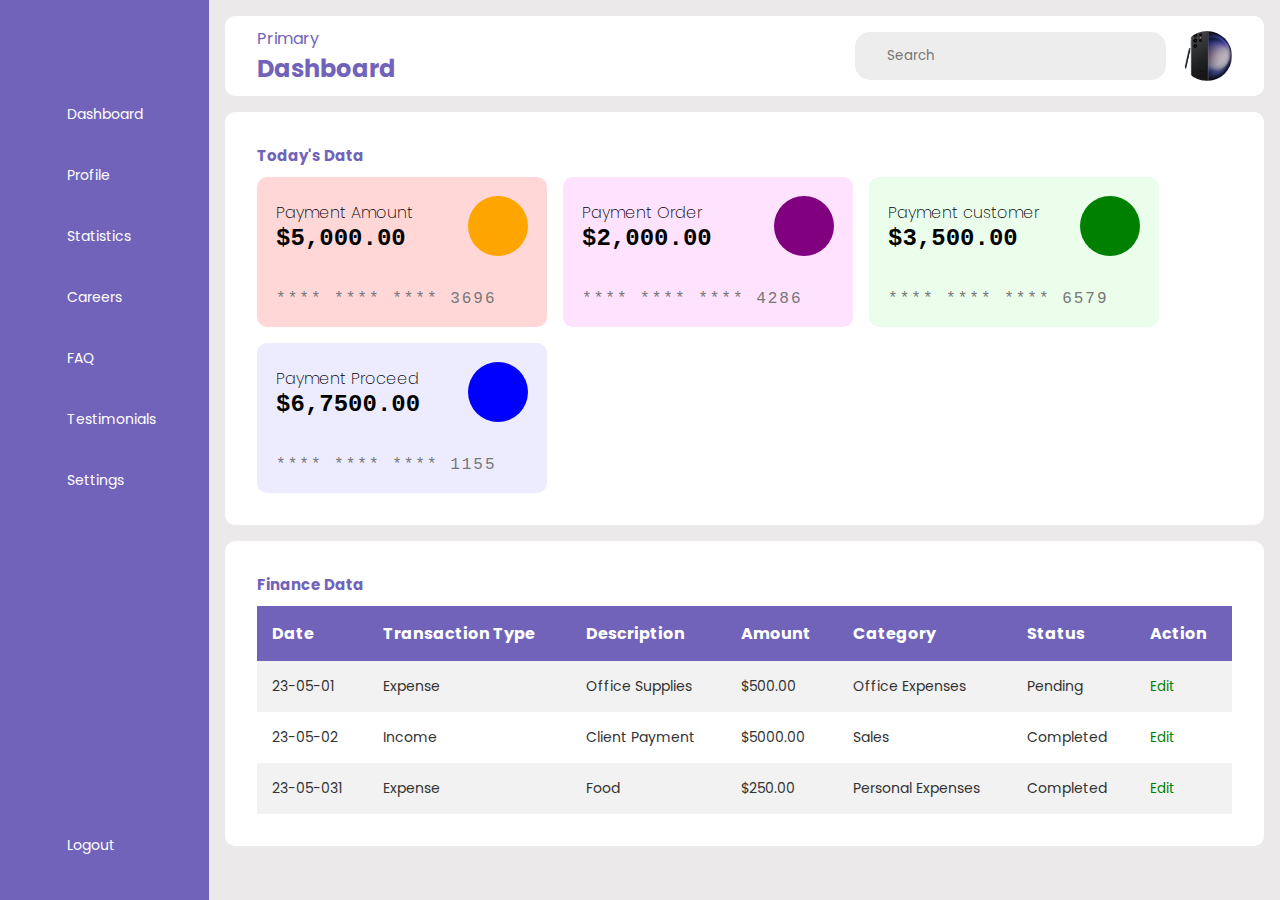
<file: index.html>
<!DOCTYPE html>
<html lang="en">
  <head>
    <meta charset="UTF-8" />
    <meta name="viewport" content="width=device-width, initial-scale=1.0" />
    <title>Dashborad Design</title>
    <link rel="stylesheet" href="style.css" />
    <!-- * font awesome -->
    <link rel="stylesheet" href="https://cdnjs.cloudflare.com/ajax/libs/font-awesome/6.5.2/css/all.min.css" integrity="sha512-SnH5WK+bZxgPHs44uWIX+LLJAJ9/2PkPKZ5QiAj6Ta86w+fsb2TkcmfRyVX3pBnMFcV7oQPJkl9QevSCWr3W6A==" crossorigin="anonymous" referrerpolicy="no-referrer" />
  </head>
  <body>
    <div class="sidebar">
        <div class="logo"></div>
        <ul class="menu">
            <li class="active">
                <a href="#" class="active">
                    <i class="fas fa-tachometer-alt"></i>
                    <span>Dashboard</span>
                </a>
            </li>
            <li class="active">
                <a href="#" class="active">
                    <i class="fa-solid fa-user"></i>
                    <span>Profile</span>
                </a>
            </li>
            <li class="active">
                <a href="#" class="active">
                    <i class="fas fa-chart-bar"></i>
                    <span>Statistics</span>
                </a>
            </li class="active">
            <li>
                <a href="#" class="active">
                    <i class="fa-solid fa-briefcase"></i>
                    <span>Careers</span>
                </a>
            </li>
            <li>
                <a href="#" class="active">
                    <i class="fa-solid fa-circle-question"></i>
                    <span>FAQ</span>
                </a>
            </li>
            <li>
                <a href="#" class="active">
                    <i class="fa-solid fa-star"></i>
                    <span>Testimonials</span>
                </a>
            </li>
            <li>
                <a href="#" class="active">
                    <i class="fa-solid fa-gear"></i>
                    <span>Settings</span>
                </a>
            </li>
            <li class="logout">
                <a href="#" class="active">
                    <i class="fa-solid fa-right-from-bracket"></i>
                    <span>Logout</span>
                </a>
            </li>
        </ul>
    </div>
    <div class="main-content">
        <div class="header--wrapper">
            <div class="header-title">
               <span>Primary</span> 
               <h2>Dashboard</h2>
            </div>
            <div class="user-info">
                <div class="search-box">
              <i class="fa-solid fa-search"></i>  
              <input type="text" placeholder="Search">
              </div>
              <img src="box4_image.jpg" alt="">
            </div>
        </div>
        <div class="card-container">
            <h3 class="main-title">Today's Data</h3>
            <div class="card-wrapper">
                <div class="payment-card light-red">
                   <div class="card-header">
                    <div class="amount">
                        <span class="title">
                          Payment Amount  
                        </span>
                        <span class="amount-value">$5,000.00</span>
                    </div>
                    <i class="fas fa-dollar-sign icon"></i>
                   </div>
                   <span class="card-details">**** **** **** 3696</span>
                </div>
                <div class="payment-card light-purple">
                    <div class="card-header">
                     <div class="amount">
                         <span class="title">
                           Payment Order  
                         </span>
                         <span class="amount-value">$2,000.00</span>
                     </div>
                     <i class="fas fa-list icon dark-purple"></i>
                    </div>
                    <span class="card-details">**** **** **** 4286</span>
                 </div>
                 <div class="payment-card light-green">
                    <div class="card-header">
                     <div class="amount">
                         <span class="title">
                           Payment customer  
                         </span>
                         <span class="amount-value">$3,500.00</span>
                     </div>
                     <i class="fa-solid fa-users icon dark-green"></i>
                    </div>
                    <span class="card-details">**** **** **** 6579</span>
                 </div>
                 <div class="payment-card light-blue">
                    <div class="card-header">
                     <div class="amount">
                         <span class="title">
                           Payment Proceed  
                         </span>
                         <span class="amount-value">$6,7500.00</span>
                     </div>
                     <i class="fa-solid fa-check icon dark-blue"></i>
                    </div>
                    <span class="card-details">**** **** **** 1155</span>
                 </div>
                 
                
            </div>
        </div>
        <div class="tabular-wrapper">
            <h3 class="main-title">Finance Data</h3>
            <div class="table-container">
                <table>
                    <thead>
                        <tr>
                            <th>Date</th>
                            <th>Transaction Type</th>
                            <th>Description</th>
                            <th>Amount</th>
                            <th>Category</th>
                            <th>Status</th>
                            <th>Action</th>
                        </tr>
                        <tbody>
                            <tr>
                                <td>23-05-01</td>
                                <td>Expense</td>
                                <td>Office Supplies</td>
                                <td>$500.00</td>
                                <td>Office Expenses</td>
                                <td>Pending</td>
                                <td><button>Edit</button></td>
                            </tr>
                            <tr>
                                <td>23-05-02</td>
                                <td>Income</td>
                                <td>Client Payment</td>
                                <td>$5000.00</td>
                                <td>Sales</td>
                                <td>Completed</td>
                                <td><button>Edit</button></td>
                            </tr>
                            <tr>
                                <td>23-05-031</td>
                                <td>Expense</td>
                                <td>Food</td>
                                <td>$250.00</td>
                                <td>Personal Expenses</td>
                                <td>Completed</td>
                                <td><button>Edit</button></td>
                            </tr>
                        </tbody>
                    </thead>
                </table>
            </div>
        </div>
    </div>
  </body>
</html>
</file>
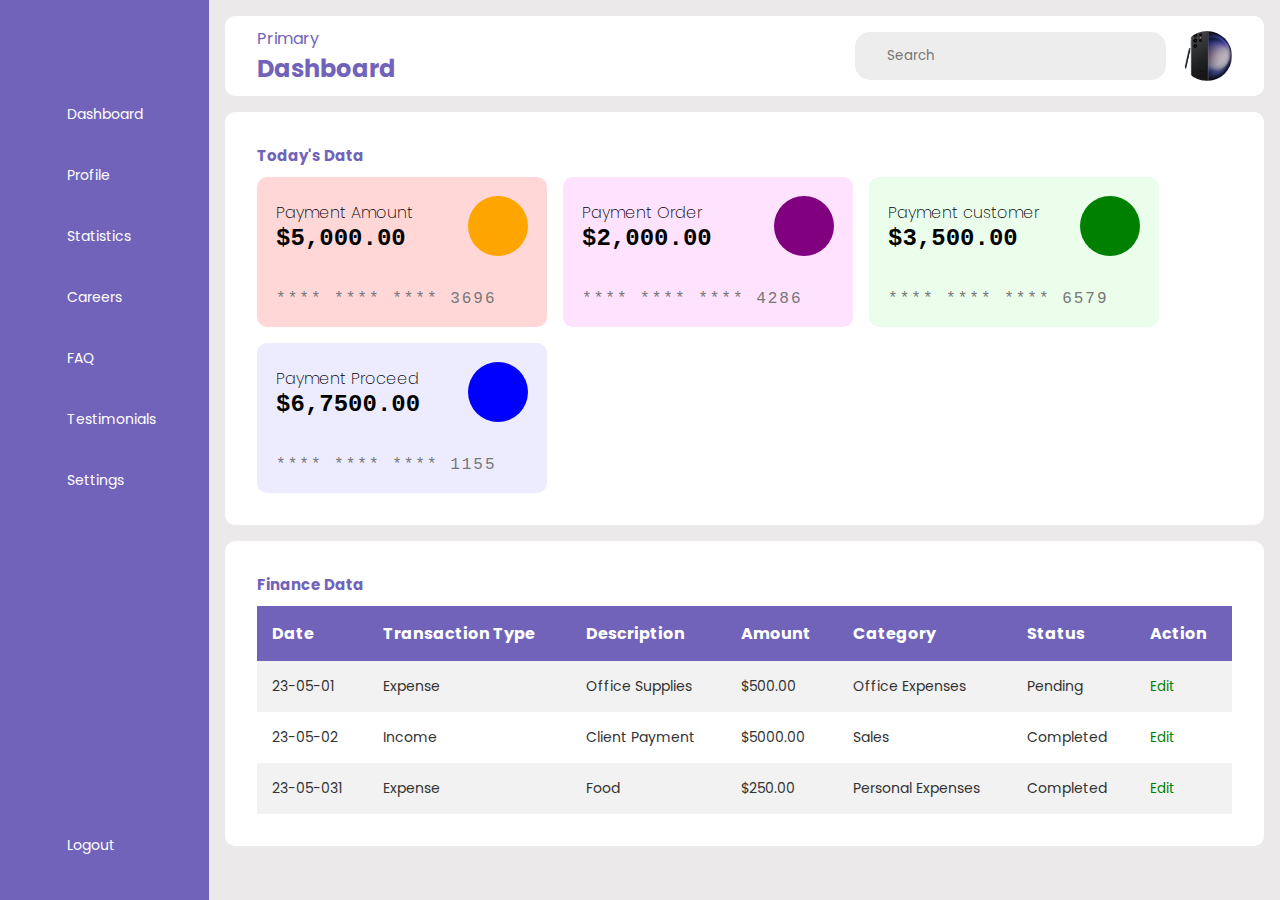
<file: Finance Project/index.html>
<!DOCTYPE html>
<html lang="en">
  <head>
    <meta charset="UTF-8" />
    <meta name="viewport" content="width=device-width, initial-scale=1.0" />
    <title>Dashborad Design</title>
    <link rel="stylesheet" href="style.css" />
    <!-- * font awesome -->
    <link rel="stylesheet" href="https://cdnjs.cloudflare.com/ajax/libs/font-awesome/6.5.2/css/all.min.css" integrity="sha512-SnH5WK+bZxgPHs44uWIX+LLJAJ9/2PkPKZ5QiAj6Ta86w+fsb2TkcmfRyVX3pBnMFcV7oQPJkl9QevSCWr3W6A==" crossorigin="anonymous" referrerpolicy="no-referrer" />
  </head>
  <body>
    <div class="sidebar">
        <div class="logo"></div>
        <ul class="menu">
            <li class="active">
                <a href="#" class="active">
                    <i class="fas fa-tachometer-alt"></i>
                    <span>Dashboard</span>
                </a>
            </li>
            <li class="active">
                <a href="#" class="active">
                    <i class="fa-solid fa-user"></i>
                    <span>Profile</span>
                </a>
            </li>
            <li class="active">
                <a href="#" class="active">
                    <i class="fas fa-chart-bar"></i>
                    <span>Statistics</span>
                </a>
            </li class="active">
            <li>
                <a href="#" class="active">
                    <i class="fa-solid fa-briefcase"></i>
                    <span>Careers</span>
                </a>
            </li>
            <li>
                <a href="#" class="active">
                    <i class="fa-solid fa-circle-question"></i>
                    <span>FAQ</span>
                </a>
            </li>
            <li>
                <a href="#" class="active">
                    <i class="fa-solid fa-star"></i>
                    <span>Testimonials</span>
                </a>
            </li>
            <li>
                <a href="#" class="active">
                    <i class="fa-solid fa-gear"></i>
                    <span>Settings</span>
                </a>
            </li>
            <li class="logout">
                <a href="#" class="active">
                    <i class="fa-solid fa-right-from-bracket"></i>
                    <span>Logout</span>
                </a>
            </li>
        </ul>
    </div>
    <div class="main-content">
        <div class="header--wrapper">
            <div class="header-title">
               <span>Primary</span> 
               <h2>Dashboard</h2>
            </div>
            <div class="user-info">
                <div class="search-box">
              <i class="fa-solid fa-search"></i>  
              <input type="text" placeholder="Search">
              </div>
              <img src="box4_image.jpg" alt="">
            </div>
        </div>
        <div class="card-container">
            <h3 class="main-title">Today's Data</h3>
            <div class="card-wrapper">
                <div class="payment-card light-red">
                   <div class="card-header">
                    <div class="amount">
                        <span class="title">
                          Payment Amount  
                        </span>
                        <span class="amount-value">$5,000.00</span>
                    </div>
                    <i class="fas fa-dollar-sign icon"></i>
                   </div>
                   <span class="card-details">**** **** **** 3696</span>
                </div>
                <div class="payment-card light-purple">
                    <div class="card-header">
                     <div class="amount">
                         <span class="title">
                           Payment Order  
                         </span>
                         <span class="amount-value">$2,000.00</span>
                     </div>
                     <i class="fas fa-list icon dark-purple"></i>
                    </div>
                    <span class="card-details">**** **** **** 4286</span>
                 </div>
                 <div class="payment-card light-green">
                    <div class="card-header">
                     <div class="amount">
                         <span class="title">
                           Payment customer  
                         </span>
                         <span class="amount-value">$3,500.00</span>
                     </div>
                     <i class="fa-solid fa-users icon dark-green"></i>
                    </div>
                    <span class="card-details">**** **** **** 6579</span>
                 </div>
                 <div class="payment-card light-blue">
                    <div class="card-header">
                     <div class="amount">
                         <span class="title">
                           Payment Proceed  
                         </span>
                         <span class="amount-value">$6,7500.00</span>
                     </div>
                     <i class="fa-solid fa-check icon dark-blue"></i>
                    </div>
                    <span class="card-details">**** **** **** 1155</span>
                 </div>
                 
                
            </div>
        </div>
        <div class="tabular-wrapper">
            <h3 class="main-title">Finance Data</h3>
            <div class="table-container">
                <table>
                    <thead>
                        <tr>
                            <th>Date</th>
                            <th>Transaction Type</th>
                            <th>Description</th>
                            <th>Amount</th>
                            <th>Category</th>
                            <th>Status</th>
                            <th>Action</th>
                        </tr>
                        <tbody>
                            <tr>
                                <td>23-05-01</td>
                                <td>Expense</td>
                                <td>Office Supplies</td>
                                <td>$500.00</td>
                                <td>Office Expenses</td>
                                <td>Pending</td>
                                <td><button>Edit</button></td>
                            </tr>
                            <tr>
                                <td>23-05-02</td>
                                <td>Income</td>
                                <td>Client Payment</td>
                                <td>$5000.00</td>
                                <td>Sales</td>
                                <td>Completed</td>
                                <td><button>Edit</button></td>
                            </tr>
                            <tr>
                                <td>23-05-031</td>
                                <td>Expense</td>
                                <td>Food</td>
                                <td>$250.00</td>
                                <td>Personal Expenses</td>
                                <td>Completed</td>
                                <td><button>Edit</button></td>
                            </tr>
                        </tbody>
                    </thead>
                </table>
            </div>
        </div>
    </div>
  </body>
</html>
</file>
<file: style.css>
@import url(https://fonts.googleapis.com/css2?family=Poppins:wght@400;600&display=swap);
* {
  margin: 0;
  padding: 0;
  border: none;
  outline: none;
  box-sizing: border-box;
  font-family: "Poppins", sans-serif;
}
body {
  display: flex;
}
.sidebar {
  position: sticky;
  top: 0;
  left: 0;
  bottom: 0;
  height: 100vh;
  width: 110px;
  padding: 0 1.7rem;
  color: #fff;
  overflow: hidden;
  transition: all 0.5s linear;
  background: rgba(113, 99, 186, 255);
}
.sidebar:hover {
  width: 240px;
  transition: 0.5s;
  -webkit-transition: 0.5s;
  -moz-transition: 0.5s;
  -ms-transition: 0.5s;
  -o-transition: 0.5s;
}
.logo {
  height: 80px;
  padding: 16px;
}
.menu {
  height: 88%;
  position: relative;
  list-style: none;
  padding: 0;
}
.menu li {
  padding: 1rem;
  margin: 8px 0;
  border-radius: 8px;
  transition: all 0.5s ease-in-out;
}
.menu li:hover .active {
  background: #e0e0e058;
}
.menu a {
  color: #fff;
  font-size: 14px;
  text-decoration: none;
  display: flex;
  align-items: center;
  gap: 1.5rem;
}
.menu a span {
  overflow: hidden;
}
.menu a i {
  font-size: 1.2rem;
}
.logout {
  position: absolute;
  bottom: 0;
  left: 0;
  width: 100%;
}

/**main body section**/
.main-content {
  position: relative;
  background: #ebe9e9;
  width: 100%;
  padding: 1rem;
}
.header--wrapper img {
  width: 50px;
  height: 50px;
  cursor: pointer;
  border-radius: 50%;
}

.header--wrapper {
  display: flex;
  justify-content: space-between;
  align-items: center;
  flex-wrap: wrap;
  background: #fff;
  border-radius: 10px;
  padding: 10px 2rem;
  margin-bottom: 1rem;
}
.header-title {
  color: rgba(113, 99, 186, 255);
}
.user-info {
  display: flex;
  align-items: center;
  gap: 1rem;
}
.search-box {
  background: rgb(237, 237, 237);
  border-radius: 15px;
  color: rgba(113, 99, 186, 255);
  display: flex;
  align-items: center;
  gap: 10px;
  padding: 4px 12px;
}
.search-box input {
  background: transparent;
  padding: 10px;
}
.search-box i {
  font-size: 1.2rem;
  cursor: pointer;
  transition: all 0.5s ease-out;
}
.search-box i:hover {
  transform: scale(1.2);
}
.card-container {
  background: #fff;
  padding: 2rem;
  border-radius: 10px;
  -webkit-border-radius: 10px;
  -moz-border-radius: 10px;
  -ms-border-radius: 10px;
  -o-border-radius: 10px;
}
.main-title {
  color: rgba(113, 99, 186, 255);
  padding-bottom: 10px;
  font-size: 15px;
}
.card-wrapper {
  display: flex;
  flex-wrap: wrap;
  gap: 1rem;
}
.payment-card {
  background: rgb(229, 223, 223);
  border-radius: 10px;
  -webkit-border-radius: 10px;
  -moz-border-radius: 10px;
  -ms-border-radius: 10px;
  -o-border-radius: 10px;
  padding: 1.2rem;
  width: 290px;
  height: 150px;
  display: flex;
  flex-direction: column;
  justify-content: space-between;
  transition: all 0.5s ease-in-out;
  -webkit-transition: all 0.5s ease-in-out;
  -moz-transition: all 0.5s ease-in-out;
  -ms-transition: all 0.5s ease-in-out;
  -o-transition: all 0.5s ease-in-out;
}
.payment-card:hover{
  transform: translateY(-5px);
  -webkit-transform: translateY(-5px);
  -moz-transform: translateY(-5px);
  -ms-transform: translateY(-5px);
  -o-transform: translateY(-5px);
}
.card-header{
  display: flex;
  justify-content: space-between;
  align-items: center;
  margin-bottom: 20px;
}
.amount{
  display: flex;
  flex-direction: column;
}
.title{
  font-size: 1rem;
  font-weight: 200;
}
.amount-value{
  font-size: 24px;
  font-family: 'Courier New', Courier, monospace;
  font-weight: 700;
}
.icon{
  color: #fff;
  padding:1rem ;
  height: 60px;
  width: 60px;
  border-radius: 50%;
  background-color: orange;
  text-align: center;
  font-size: 1.5rem;
}
.card-details{
  font-family: 'Courier New', Courier, monospace;
  color: #777777;
  letter-spacing: 2px;
  font-size: 1rem;
}
/**color css**/

.light-red{
  background: rgb(255, 215, 215);
}
.light-purple{
  background: rgb(254, 226, 254);
}
.light-green{
  background: rgb(235, 254, 235);
}
.light-blue{
  background: rgb(236, 236, 254);
}
.dark-red{
  background: red;
}
.dark-purple{
  background: purple;
}
.dark-green{
  background: green;
}
.dark-blue{
  background: blue;
}
/**Tabular section**/
.tabular-wrapper{
  background: #fff;
  margin-top: 1rem;
  border-radius: 10px;
  -webkit-border-radius: 10px;
  -moz-border-radius: 10px;
  -ms-border-radius: 10px;
  -o-border-radius: 10px;
  padding: 2rem;
}
.table-container{
  width: 100%;
}
table{
  width: 100%;
  border-collapse: collapse;
  
}
thead{
  color: #fff;
  background: rgba(113, 99, 186, 255);
}
th{
  padding: 15px;
  text-align: left;

}
tbody{
  background: #f2f2f2;
}
td{
  padding: 15px;
  font-size: 14px;
  color: #333;
}
tr:nth-child(even){
  background: #fff;
}
tfoot{
  background: rgba(113, 99, 186, 255);
  font-weight: bold;
  color: #fff;
}
tfoot td{
  padding: 15px;

}
.table-container button{
  color: green;
  background: none;
  cursor: pointer;
}
</file>
<file: Finance Project/style.css>
@import url(https://fonts.googleapis.com/css2?family=Poppins:wght@400;600&display=swap);
* {
  margin: 0;
  padding: 0;
  border: none;
  outline: none;
  box-sizing: border-box;
  font-family: "Poppins", sans-serif;
}
body {
  display: flex;
}
.sidebar {
  position: sticky;
  top: 0;
  left: 0;
  bottom: 0;
  height: 100vh;
  width: 110px;
  padding: 0 1.7rem;
  color: #fff;
  overflow: hidden;
  transition: all 0.5s linear;
  background: rgba(113, 99, 186, 255);
}
.sidebar:hover {
  width: 240px;
  transition: 0.5s;
  -webkit-transition: 0.5s;
  -moz-transition: 0.5s;
  -ms-transition: 0.5s;
  -o-transition: 0.5s;
}
.logo {
  height: 80px;
  padding: 16px;
}
.menu {
  height: 88%;
  position: relative;
  list-style: none;
  padding: 0;
}
.menu li {
  padding: 1rem;
  margin: 8px 0;
  border-radius: 8px;
  transition: all 0.5s ease-in-out;
}
.menu li:hover .active {
  background: #e0e0e058;
}
.menu a {
  color: #fff;
  font-size: 14px;
  text-decoration: none;
  display: flex;
  align-items: center;
  gap: 1.5rem;
}
.menu a span {
  overflow: hidden;
}
.menu a i {
  font-size: 1.2rem;
}
.logout {
  position: absolute;
  bottom: 0;
  left: 0;
  width: 100%;
}

/**main body section**/
.main-content {
  position: relative;
  background: #ebe9e9;
  width: 100%;
  padding: 1rem;
}
.header--wrapper img {
  width: 50px;
  height: 50px;
  cursor: pointer;
  border-radius: 50%;
}

.header--wrapper {
  display: flex;
  justify-content: space-between;
  align-items: center;
  flex-wrap: wrap;
  background: #fff;
  border-radius: 10px;
  padding: 10px 2rem;
  margin-bottom: 1rem;
}
.header-title {
  color: rgba(113, 99, 186, 255);
}
.user-info {
  display: flex;
  align-items: center;
  gap: 1rem;
}
.search-box {
  background: rgb(237, 237, 237);
  border-radius: 15px;
  color: rgba(113, 99, 186, 255);
  display: flex;
  align-items: center;
  gap: 10px;
  padding: 4px 12px;
}
.search-box input {
  background: transparent;
  padding: 10px;
}
.search-box i {
  font-size: 1.2rem;
  cursor: pointer;
  transition: all 0.5s ease-out;
}
.search-box i:hover {
  transform: scale(1.2);
}
.card-container {
  background: #fff;
  padding: 2rem;
  border-radius: 10px;
  -webkit-border-radius: 10px;
  -moz-border-radius: 10px;
  -ms-border-radius: 10px;
  -o-border-radius: 10px;
}
.main-title {
  color: rgba(113, 99, 186, 255);
  padding-bottom: 10px;
  font-size: 15px;
}
.card-wrapper {
  display: flex;
  flex-wrap: wrap;
  gap: 1rem;
}
.payment-card {
  background: rgb(229, 223, 223);
  border-radius: 10px;
  -webkit-border-radius: 10px;
  -moz-border-radius: 10px;
  -ms-border-radius: 10px;
  -o-border-radius: 10px;
  padding: 1.2rem;
  width: 290px;
  height: 150px;
  display: flex;
  flex-direction: column;
  justify-content: space-between;
  transition: all 0.5s ease-in-out;
  -webkit-transition: all 0.5s ease-in-out;
  -moz-transition: all 0.5s ease-in-out;
  -ms-transition: all 0.5s ease-in-out;
  -o-transition: all 0.5s ease-in-out;
}
.payment-card:hover{
  transform: translateY(-5px);
  -webkit-transform: translateY(-5px);
  -moz-transform: translateY(-5px);
  -ms-transform: translateY(-5px);
  -o-transform: translateY(-5px);
}
.card-header{
  display: flex;
  justify-content: space-between;
  align-items: center;
  margin-bottom: 20px;
}
.amount{
  display: flex;
  flex-direction: column;
}
.title{
  font-size: 1rem;
  font-weight: 200;
}
.amount-value{
  font-size: 24px;
  font-family: 'Courier New', Courier, monospace;
  font-weight: 700;
}
.icon{
  color: #fff;
  padding:1rem ;
  height: 60px;
  width: 60px;
  border-radius: 50%;
  background-color: orange;
  text-align: center;
  font-size: 1.5rem;
}
.card-details{
  font-family: 'Courier New', Courier, monospace;
  color: #777777;
  letter-spacing: 2px;
  font-size: 1rem;
}
/**color css**/

.light-red{
  background: rgb(255, 215, 215);
}
.light-purple{
  background: rgb(254, 226, 254);
}
.light-green{
  background: rgb(235, 254, 235);
}
.light-blue{
  background: rgb(236, 236, 254);
}
.dark-red{
  background: red;
}
.dark-purple{
  background: purple;
}
.dark-green{
  background: green;
}
.dark-blue{
  background: blue;
}
/**Tabular section**/
.tabular-wrapper{
  background: #fff;
  margin-top: 1rem;
  border-radius: 10px;
  -webkit-border-radius: 10px;
  -moz-border-radius: 10px;
  -ms-border-radius: 10px;
  -o-border-radius: 10px;
  padding: 2rem;
}
.table-container{
  width: 100%;
}
table{
  width: 100%;
  border-collapse: collapse;
  
}
thead{
  color: #fff;
  background: rgba(113, 99, 186, 255);
}
th{
  padding: 15px;
  text-align: left;

}
tbody{
  background: #f2f2f2;
}
td{
  padding: 15px;
  font-size: 14px;
  color: #333;
}
tr:nth-child(even){
  background: #fff;
}
tfoot{
  background: rgba(113, 99, 186, 255);
  font-weight: bold;
  color: #fff;
}
tfoot td{
  padding: 15px;

}
.table-container button{
  color: green;
  background: none;
  cursor: pointer;
}
</file>
